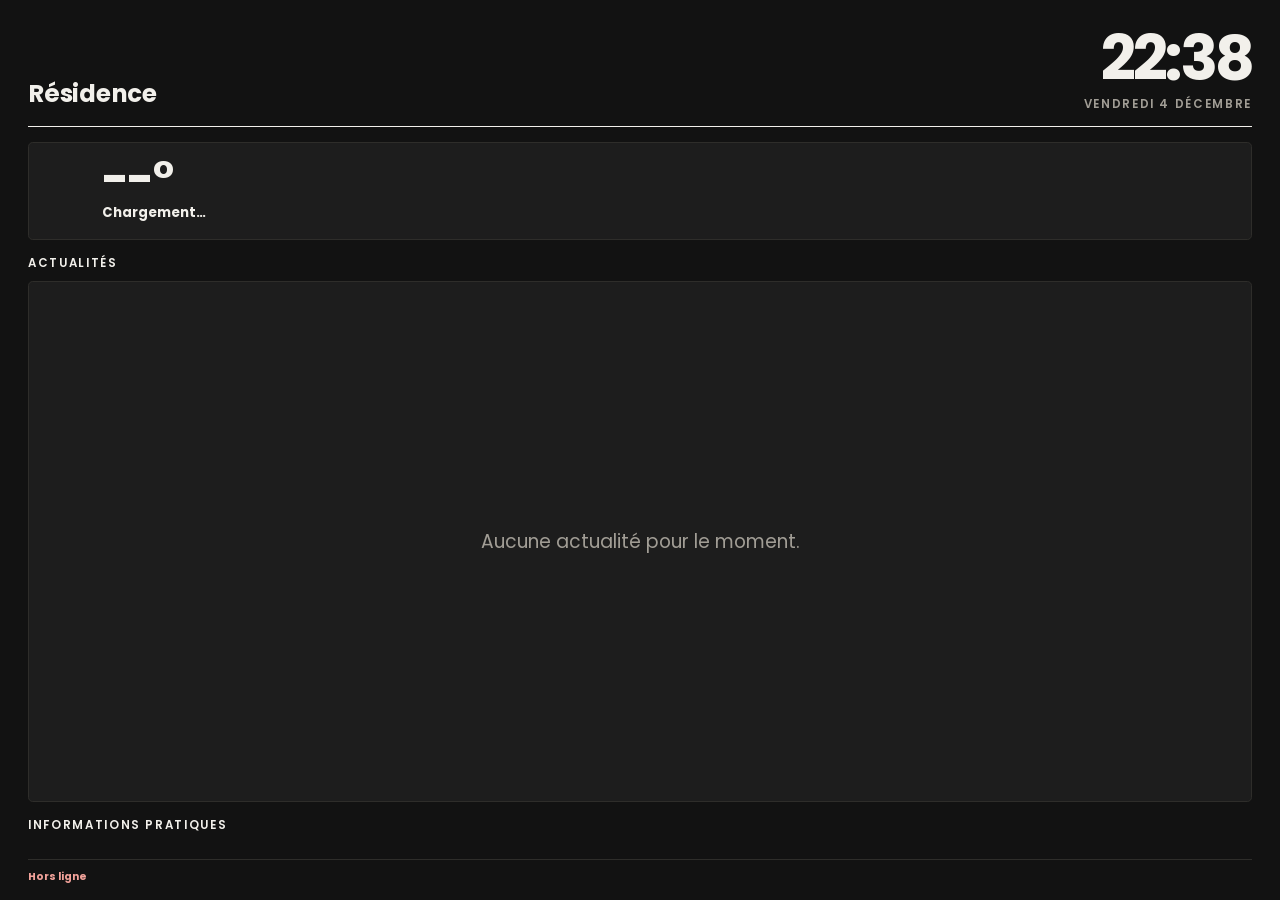
<file: index.html>
<!doctype html>
<html lang="fr">
<head>
  <meta charset="utf-8">
  <meta name="viewport" content="width=device-width, initial-scale=1, minimum-scale=1, maximum-scale=1, user-scalable=no, viewport-fit=cover">
  <meta name="theme-color" content="#F4F1EA">
  <title>Résidence — Affichage</title>
  <link rel="preload" href="fonts/atkinson-400.woff2" as="font" type="font/woff2" crossorigin>
  <link rel="preload" href="fonts/atkinson-700.woff2" as="font" type="font/woff2" crossorigin>
  <link rel="preload" href="fonts/fraunces.woff2" as="font" type="font/woff2" crossorigin>
  <link rel="stylesheet" href="style.css">
  <link rel="stylesheet" href="themes/classique.css">
  <link rel="stylesheet" id="theme-css">
</head>
<body>
  <div class="screen" id="screen">

    <header class="header">
      <div class="brand">
        <h1 class="brand-name" id="residence-name">Résidence</h1>
        <p class="brand-address" id="residence-address"></p>
      </div>
      <div class="clock">
        <div class="clock-time" id="clock-time">--:--</div>
        <div class="clock-date" id="clock-date"></div>
      </div>
    </header>

    <section class="weather card" id="weather" aria-label="Météo">
      <div class="weather-now">
        <div class="weather-icon" id="weather-icon"></div>
        <div class="weather-main">
          <div class="weather-temp" id="weather-temp">--°</div>
          <div class="weather-desc" id="weather-desc">Chargement…</div>
          <div class="weather-extra" id="weather-extra"></div>
        </div>
      </div>
      <ol class="weather-days" id="weather-days"></ol>
    </section>

    <section class="news" aria-label="Actualités">
      <div class="section-title">
        <span>Actualités</span>
        <span class="news-counter" id="news-counter"></span>
      </div>
      <div class="news-stage" id="news-stage"></div>
      <div class="news-steps" id="news-steps"></div>
      <div class="news-progress"><div class="news-progress-bar" id="news-progress-bar"></div></div>
    </section>

    <section class="infos" aria-label="Informations pratiques">
      <div class="section-title"><span>Informations pratiques</span></div>
      <ul class="infos-grid" id="infos-grid"></ul>
    </section>

    <footer class="footer">
      <span id="status">Chargement…</span>
      <span id="footer-note"></span>
    </footer>

  </div>

  <script src="config.js"></script>
  <script src="icons.js"></script>
  <script src="app.js"></script>
</body>
</html>
</file>
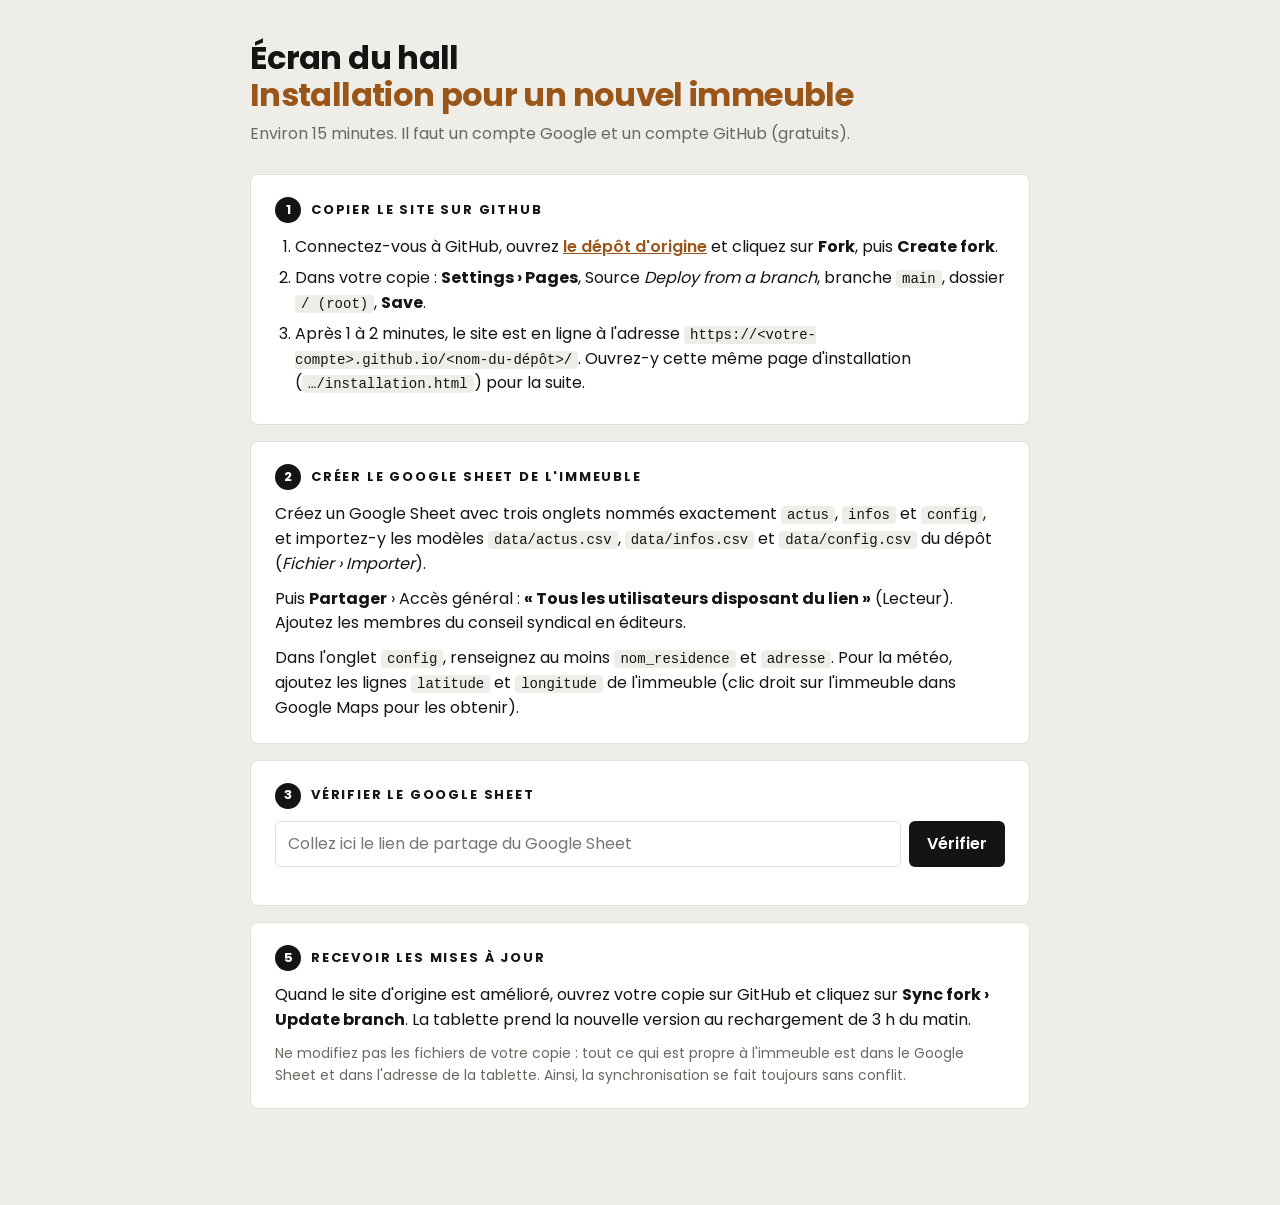
<file: installation.html>
<!doctype html>
<html lang="fr">
<head>
  <meta charset="utf-8">
  <meta name="viewport" content="width=device-width, initial-scale=1">
  <title>Installer l'affichage sur une tablette</title>
  <style>
    @font-face { font-family: "Poppins"; src: url("fonts/poppins-400.woff2") format("woff2"); font-weight: 400; }
    @font-face { font-family: "Poppins"; src: url("fonts/poppins-600.woff2") format("woff2"); font-weight: 600; }
    @font-face { font-family: "Poppins"; src: url("fonts/poppins-700.woff2") format("woff2"); font-weight: 700; }

    :root {
      --bg: #EFEDE8; --surface: #FFFFFF; --ink: #141414; --muted: #6B6862; --line: #E2DFD8;
      --accent: #9A5519; --ok: #2E7D32; --ko: #B3261E;
    }
    * { box-sizing: border-box; }
    body {
      margin: 0; background: var(--bg); color: var(--ink);
      font: 16px/1.55 "Poppins", "Helvetica Neue", Arial, sans-serif;
    }
    main { max-width: 820px; margin: 0 auto; padding: 40px 20px 80px; }
    h1 { font-size: 32px; line-height: 1.15; letter-spacing: -0.02em; margin: 0 0 8px; }
    h1 span { color: var(--accent); display: block; }
    h2 {
      font-size: 13px; text-transform: uppercase; letter-spacing: 0.14em;
      margin: 0 0 12px; display: flex; gap: 10px; align-items: center;
    }
    h2 .num {
      width: 26px; height: 26px; border-radius: 50%; background: var(--ink); color: var(--surface);
      display: inline-grid; place-items: center; letter-spacing: 0; font-size: 13px;
    }
    .intro { color: var(--muted); margin: 0 0 28px; }
    section {
      background: var(--surface); border: 1px solid var(--line); border-radius: 8px;
      padding: 22px 24px; margin-bottom: 16px;
    }
    section p { margin: 0 0 10px; }
    section p:last-child { margin-bottom: 0; }
    ol, ul { margin: 0; padding-left: 20px; }
    li { margin-bottom: 6px; }
    code { background: var(--bg); padding: 1px 6px; border-radius: 4px; font-size: 14px; }
    a { color: var(--accent); font-weight: 600; }

    .field { display: flex; gap: 8px; flex-wrap: wrap; }
    input[type=text] {
      flex: 1 1 320px; min-width: 0; font: inherit; padding: 10px 12px;
      border: 1.5px solid var(--line); border-radius: 6px; background: var(--surface); color: var(--ink);
    }
    input[type=text]:focus { outline: none; border-color: var(--accent); }
    button {
      font: inherit; font-weight: 600; padding: 10px 18px; border: none; border-radius: 6px;
      background: var(--ink); color: var(--surface); cursor: pointer;
    }
    button.secondary { background: var(--bg); color: var(--ink); }
    button:disabled { opacity: 0.5; cursor: default; }

    .checks { list-style: none; padding: 0; margin: 16px 0 0; }
    .checks li { display: flex; gap: 10px; align-items: baseline; margin-bottom: 8px; }
    .checks .mark { font-weight: 700; width: 18px; flex-shrink: 0; }
    .checks .ok .mark { color: var(--ok); }
    .checks .ko .mark { color: var(--ko); }
    .checks .ko .detail { color: var(--ko); }
    .checks .detail { color: var(--muted); font-size: 14px; }

    .result { display: grid; grid-template-columns: minmax(0, 1fr) auto; gap: 24px; align-items: start; }
    @media (max-width: 640px) { .result { grid-template-columns: minmax(0, 1fr); } }
    .url {
      font-family: ui-monospace, Menlo, monospace; font-size: 14px; word-break: break-all;
      background: var(--bg); border-radius: 6px; padding: 10px 12px; margin: 0 0 10px;
    }
    .qr svg { width: 180px; height: 180px; display: block; }
    .preview {
      margin-top: 20px; width: 286px; height: 496px; overflow: hidden;  /* 1080×1920 à 25 % + cadre */
      border: 8px solid var(--ink); border-radius: 18px; background: var(--ink);
    }
    .preview iframe {
      width: 1080px; height: 1920px; border: 0; transform: scale(0.25); transform-origin: 0 0;
    }
    .muted { color: var(--muted); font-size: 14px; }
  </style>
</head>
<body>
  <main>
    <h1>Écran du hall <span>Installation pour un nouvel immeuble</span></h1>
    <p class="intro">Environ 15 minutes. Il faut un compte Google et un compte GitHub (gratuits).</p>

    <section>
      <h2><span class="num">1</span> Copier le site sur GitHub</h2>
      <ol>
        <li>Connectez-vous à GitHub, ouvrez <a id="repo-link" href="https://github.com/florentv/fabrique-bat-d">le dépôt d'origine</a> et cliquez sur <strong>Fork</strong>, puis <strong>Create fork</strong>.</li>
        <li>Dans votre copie : <strong>Settings › Pages</strong>, Source <em>Deploy from a branch</em>, branche <code>main</code>, dossier <code>/ (root)</code>, <strong>Save</strong>.</li>
        <li>Après 1 à 2 minutes, le site est en ligne à l'adresse <code>https://&lt;votre-compte&gt;.github.io/&lt;nom-du-dépôt&gt;/</code>. Ouvrez-y cette même page d'installation (<code>…/installation.html</code>) pour la suite.</li>
      </ol>
    </section>

    <section>
      <h2><span class="num">2</span> Créer le Google Sheet de l'immeuble</h2>
      <p id="template-ok" hidden>Cliquez sur <a id="template-link" href="#" target="_blank" rel="noopener">faire une copie du modèle</a> : un Google Sheet avec les trois onglets <code>actus</code>, <code>infos</code> et <code>config</code> est créé dans votre Google Drive.</p>
      <p id="template-none">Créez un Google Sheet avec trois onglets nommés exactement <code>actus</code>, <code>infos</code> et <code>config</code>, et importez-y les modèles <code>data/actus.csv</code>, <code>data/infos.csv</code> et <code>data/config.csv</code> du dépôt (<em>Fichier › Importer</em>).</p>
      <p>Puis <strong>Partager</strong> › Accès général : <strong>« Tous les utilisateurs disposant du lien »</strong> (Lecteur). Ajoutez les membres du conseil syndical en éditeurs.</p>
      <p>Dans l'onglet <code>config</code>, renseignez au moins <code>nom_residence</code> et <code>adresse</code>. Pour la météo, ajoutez les lignes <code>latitude</code> et <code>longitude</code> de l'immeuble (clic droit sur l'immeuble dans Google Maps pour les obtenir).</p>
    </section>

    <section>
      <h2><span class="num">3</span> Vérifier le Google Sheet</h2>
      <form id="form" class="field">
        <input type="text" id="sheet-input" placeholder="Collez ici le lien de partage du Google Sheet" autocomplete="off">
        <button type="submit" id="check-btn">Vérifier</button>
      </form>
      <ul class="checks" id="checks"></ul>
    </section>

    <section id="result-section" hidden>
      <h2><span class="num">4</span> Adresse à ouvrir sur la tablette</h2>
      <div class="result">
        <div>
          <p class="url" id="tablet-url"></p>
          <p><button type="button" id="copy-btn">Copier l'adresse</button> <button type="button" class="secondary" id="open-btn">Ouvrir</button></p>
          <p class="muted">Indiquez cette adresse comme page de démarrage dans le logiciel de kiosque de la tablette. Vous pouvez aussi scanner le QR code avec la tablette.</p>
        </div>
        <div class="qr" id="qr"></div>
      </div>
      <div class="preview"><iframe id="preview" title="Aperçu de l'écran" loading="lazy"></iframe></div>
    </section>

    <section>
      <h2><span class="num">5</span> Recevoir les mises à jour</h2>
      <p>Quand le site d'origine est amélioré, ouvrez votre copie sur GitHub et cliquez sur <strong>Sync fork › Update branch</strong>. La tablette prend la nouvelle version au rechargement de 3 h du matin.</p>
      <p class="muted">Ne modifiez pas les fichiers de votre copie : tout ce qui est propre à l'immeuble est dans le Google Sheet et dans l'adresse de la tablette. Ainsi, la synchronisation se fait toujours sans conflit.</p>
    </section>
  </main>

  <script src="config.js"></script>
  <script src="vendor/qrcode.js"></script>
  <script src="installation.js"></script>
</body>
</html>
</file>
<file: style.css>
@font-face {
  font-family: "Atkinson";
  src: url("fonts/atkinson-400.woff2") format("woff2");
  font-weight: 400;
  font-display: swap;
}
@font-face {
  font-family: "Atkinson";
  src: url("fonts/atkinson-700.woff2") format("woff2");
  font-weight: 700;
  font-display: swap;
}
@font-face {
  font-family: "Fraunces";
  src: url("fonts/fraunces.woff2") format("woff2");
  font-weight: 100 900;
  font-display: swap;
}

/* Les couleurs, polices et arrondis sont définis par le thème actif (dossier themes/). */
:root {
  /* 1rem = 20px sur un écran 1080×1920, proportionnel sur tout autre écran portrait */
  font-size: min(calc(100vw / 54), calc(100vh / 96));
}

* { box-sizing: border-box; margin: 0; padding: 0; }

html, body {
  height: 100%;
  overflow: hidden;
  background: var(--bg);
  color: var(--ink);
  font-family: var(--sans);
  -webkit-font-smoothing: antialiased;
  cursor: none;
  user-select: none;
  /* Écran en libre accès dans le hall : ni zoom (pincement, double appui) ni défilement au doigt. */
  touch-action: none;
  overscroll-behavior: none;
  -webkit-touch-callout: none;
  -webkit-tap-highlight-color: transparent;
}
/* Gestes autorisés (ligne « gestes » = oui dans l'onglet config) */
html.gestes, html.gestes body { touch-action: auto; }

body { transition: background 1s ease, color 1s ease; }

.screen {
  height: 100vh;
  padding: 3.2rem 3rem 1.6rem;
  display: grid;
  grid-template-columns: minmax(0, 1fr);
  grid-template-rows: auto auto minmax(0, 1fr) auto auto;
  gap: 1.6rem;
  transition: transform 2s ease;
}

.card {
  background: var(--surface);
  border: 1px solid var(--line);
  border-radius: var(--radius);
  box-shadow: var(--shadow);
}

.section-title {
  display: flex;
  justify-content: space-between;
  align-items: baseline;
  font-size: 1.5rem;
  font-weight: 700;
  letter-spacing: 0.12em;
  text-transform: uppercase;
  color: var(--accent);
  margin-bottom: 0.8rem;
}

/* ---------- En-tête ---------- */
.header {
  display: flex;
  justify-content: space-between;
  align-items: flex-end;
  gap: 2rem;
  padding-bottom: 1.6rem;
  border-bottom: 2px solid var(--ink);
}
.brand-name {
  font-family: var(--serif);
  font-weight: 600;
  font-size: 3.4rem;
  line-height: 1.05;
  letter-spacing: -0.01em;
  font-variation-settings: "opsz" 144;
}
.brand-address {
  margin-top: 0.5rem;
  font-size: 1.6rem;
  color: var(--muted);
}
.clock { text-align: right; flex-shrink: 0; }
.clock-time {
  font-size: 5rem;
  font-weight: 700;
  line-height: 1;
  font-variant-numeric: tabular-nums;
  letter-spacing: -0.02em;
}
.clock-date {
  margin-top: 0.4rem;
  font-size: 1.6rem;
  color: var(--muted);
}
.clock-date::first-letter { text-transform: uppercase; }

/* ---------- Météo ---------- */
.weather {
  display: grid;
  grid-template-columns: 1fr auto;
  align-items: center;
  gap: 2rem;
  padding: 1.6rem 2.2rem;
}
.weather-now { display: flex; align-items: center; gap: 1.8rem; }
.weather-icon { width: 6.4rem; height: 6.4rem; color: var(--accent); flex-shrink: 0; }
.weather-icon svg { width: 100%; height: 100%; stroke-width: 1.3; }
.weather-temp {
  font-size: 5.2rem;
  font-weight: 700;
  line-height: 1;
  font-variant-numeric: tabular-nums;
}
.weather-desc { font-size: 1.8rem; margin-top: 0.4rem; }
.weather-extra { font-size: 1.4rem; color: var(--muted); margin-top: 0.3rem; }
.weather-extra span { display: block; }

.weather-days {
  list-style: none;
  display: flex;
  gap: 0.6rem;
}
.weather-day {
  width: 7.6rem;
  text-align: center;
  padding: 0.8rem 0.4rem;
  border-left: 1px solid var(--line);
}
.weather-day:first-child { border-left: none; }
.weather-day-name { font-size: 1.5rem; font-weight: 700; }
.weather-day-name::first-letter { text-transform: uppercase; }
.weather-day-icon { width: 3.2rem; height: 3.2rem; margin: 0.4rem auto; color: var(--ink); }
.weather-day-icon svg { width: 100%; height: 100%; }
.weather-day-temp { font-size: 1.6rem; font-variant-numeric: tabular-nums; }
.weather-day-temp .min { color: var(--muted); }
.weather-day-rain { font-size: 1.3rem; color: var(--muted); margin-top: 0.2rem; }
.weather-day-min { display: none; }

/* ---------- Actualités ---------- */
.news { display: flex; flex-direction: column; min-height: 0; }
.news-counter {
  font-size: 1.4rem;
  letter-spacing: 0.05em;
  color: var(--muted);
  font-variant-numeric: tabular-nums;
}
.news-stage { position: relative; flex: 1; min-height: 0; }

.slide {
  position: absolute;
  inset: 0;
  display: flex;
  flex-direction: column;
  overflow: hidden;
  opacity: 0;
  transform: translateY(1rem);
  transition: opacity 0.9s ease, transform 0.9s ease;
}
.slide.active { opacity: 1; transform: none; }

.slide-image {
  flex: 0 0 40%;
  background: var(--accent-soft) center / cover no-repeat;
  border-bottom: 1px solid var(--line);
}
.slide-body {
  flex: 1;
  min-height: 0;
  overflow: hidden;
  padding: 2rem 2.6rem;
  display: flex;
  flex-direction: column;
  gap: 1.1rem;
}
.slide.no-image .slide-body { justify-content: center; padding: 3.2rem 3rem; }

.slide-meta {
  display: flex;
  gap: 1.2rem;
  align-items: center;
  font-size: 1.5rem;
  color: var(--muted);
}
.slide-tag {
  background: var(--accent-soft);
  color: var(--accent);
  font-weight: 700;
  padding: 0.3rem 1rem;
  border-radius: 99rem;
  letter-spacing: 0.04em;
}
/* Actu importante : liseré rouge et étiquette rouge */
.slide.important { border: 0.25rem solid var(--danger); }
.slide.important .slide-tag {
  background: var(--danger);
  color: var(--surface);
  text-transform: uppercase;
  letter-spacing: 0.08em;
}

.slide-title {
  font-family: var(--serif);
  font-weight: 600;
  font-size: 2.9rem;
  line-height: 1.12;
  font-variation-settings: "opsz" 96;
}
.slide.no-image .slide-title { font-size: 3.5rem; }
.slide-text {
  font-size: 1.7rem;
  line-height: 1.45;
  white-space: pre-line;
}
.slide.no-image .slide-text { font-size: 1.95rem; }

.news-empty {
  display: flex;
  align-items: center;
  justify-content: center;
  font-size: 2rem;
  color: var(--muted);
}

.news-steps { display: none; }  /* segments de progression, utilisés par certains thèmes */

.news-progress {
  height: 0.3rem;
  margin-top: 1rem;
  background: var(--line);
  border-radius: 1rem;
  overflow: hidden;
}
.news-progress-bar {
  height: 100%;
  width: 0;
  background: var(--accent);
}

/* ---------- Infos pratiques ---------- */
.infos-grid {
  list-style: none;
  display: grid;
  grid-template-columns: repeat(2, minmax(0, 1fr));
  gap: 1rem;
}
.info {
  display: flex;
  align-items: center;
  gap: 1.3rem;
  padding: 1.1rem 1.3rem;
  min-width: 0;
}
.info.wide { grid-column: 1 / -1; }
.info-icon {
  width: 3.4rem;
  height: 3.4rem;
  flex-shrink: 0;
  padding: 0.75rem;
  border-radius: 50%;
  background: var(--accent-soft);
  color: var(--accent);
}
.info-icon svg { width: 100%; height: 100%; }
.info-text { min-width: 0; }
.info-title { font-size: 1.4rem; color: var(--muted); }
.info-detail {
  font-size: 1.35rem;
  font-weight: 700;
  line-height: 1.2;
  margin-top: 0.15rem;
}

/* ---------- Pied de page ---------- */
.footer {
  display: flex;
  justify-content: space-between;
  font-size: 1.25rem;
  color: var(--muted);
  padding-top: 1rem;
  border-top: 1px solid var(--line);
  gap: 2rem;
  white-space: nowrap;
}
.footer > span { overflow: hidden; text-overflow: ellipsis; }
.footer > #status { flex-shrink: 0; }
.footer .offline { color: var(--danger); font-weight: 700; }
</file>
<file: themes/classique.css>
/* Thème « classique » (par défaut) : ivoire, encre, bronze, titres Fraunces.
   Toujours chargé : c'est la base de tous les thèmes.

   Pour créer un thème : copier themes/_modele.css en themes/<nom>.css, redéfinir uniquement
   les variables qui changent (jour dans :root, nuit dans .night), puis ajouter <nom> à
   « styles » dans config.js. Un thème peut aussi surcharger n'importe quelle règle de style.css. */

/* Palette jour : ivoire, encre, bronze */
:root {
  --bg: #F4F1EA;
  --surface: #FFFFFF;
  --ink: #1B2330;
  --muted: #555D69;
  --line: #E3DED3;
  --accent: #7A5A32;
  --accent-soft: #EFE7DA;
  --danger: #B3261E;
  --shadow: 0 0.1rem 0.6rem rgba(27, 35, 48, 0.06);

  --serif: "Fraunces", Georgia, "Times New Roman", serif;
  --sans: "Atkinson", "Helvetica Neue", Arial, sans-serif;
  --radius: 1.2rem;
}

/* Palette nuit */
.night {
  --bg: #0F141B;
  --surface: #182029;
  --ink: #ECE8E0;
  --muted: #A3ABB6;
  --line: #26303C;
  --accent: #D4B483;
  --accent-soft: #232B35;
  --danger: #F2A29A;
  --shadow: none;
}
</file>
